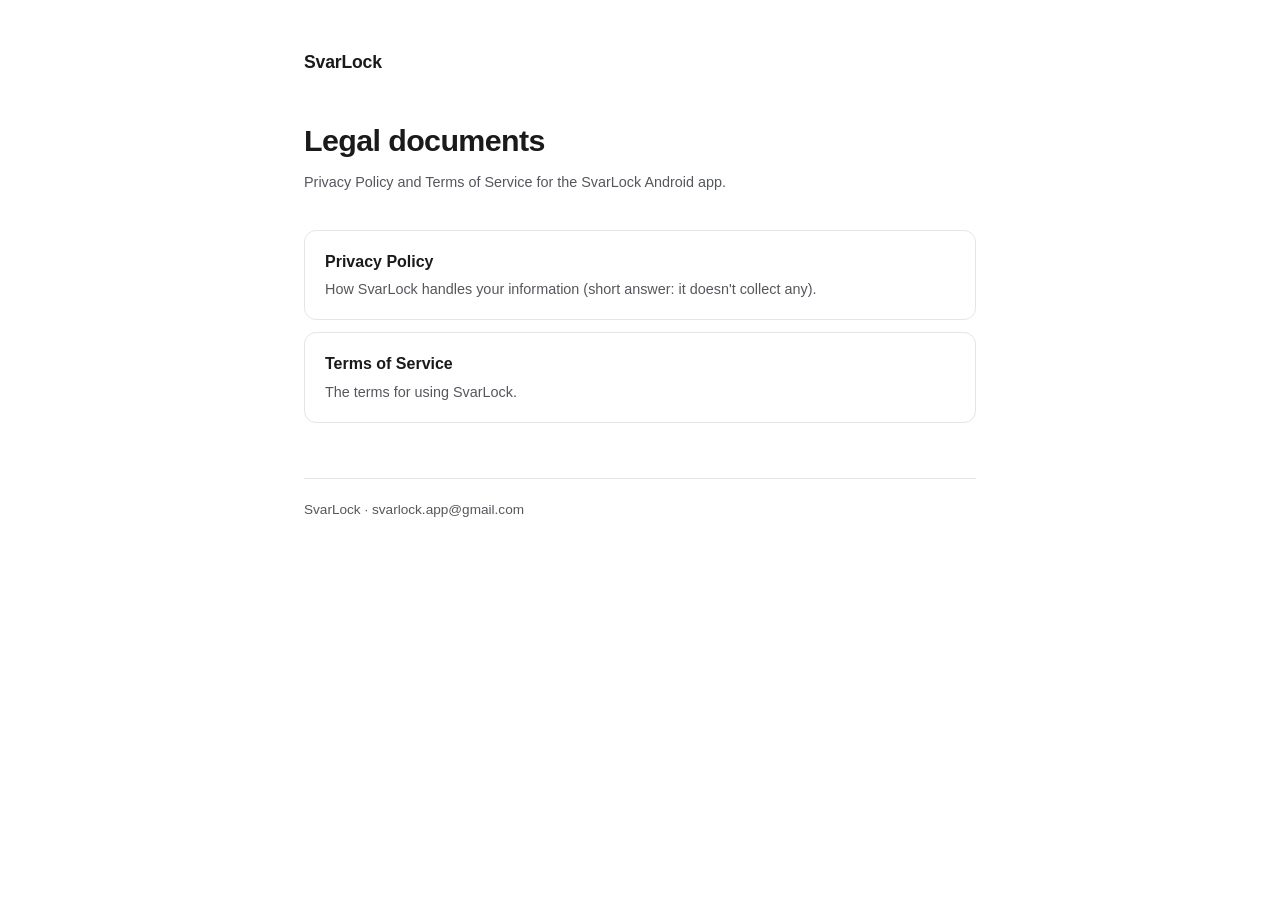
<file: index.html>
<!doctype html>
<html lang="en">
<head>
<meta charset="utf-8">
<meta name="viewport" content="width=device-width, initial-scale=1">
<meta name="robots" content="noindex, nofollow">
<title>SvarLock — Legal</title>
<link rel="stylesheet" href="style.css">
</head>
<body>
<div class="wrap">
  <header class="site">
    <div class="logo">SvarLock</div>
  </header>

  <h1>Legal documents</h1>
  <p class="updated">Privacy Policy and Terms of Service for the SvarLock Android app.</p>

  <ul class="doc-list">
    <li>
      <a href="privacy-policy.html">
        Privacy Policy
        <span>How SvarLock handles your information (short answer: it doesn't collect any).</span>
      </a>
    </li>
    <li>
      <a href="terms-of-service.html">
        Terms of Service
        <span>The terms for using SvarLock.</span>
      </a>
    </li>
  </ul>

  <footer class="site">
    SvarLock &middot; svarlock.app@gmail.com
  </footer>
</div>
</body>
</html>
</file>
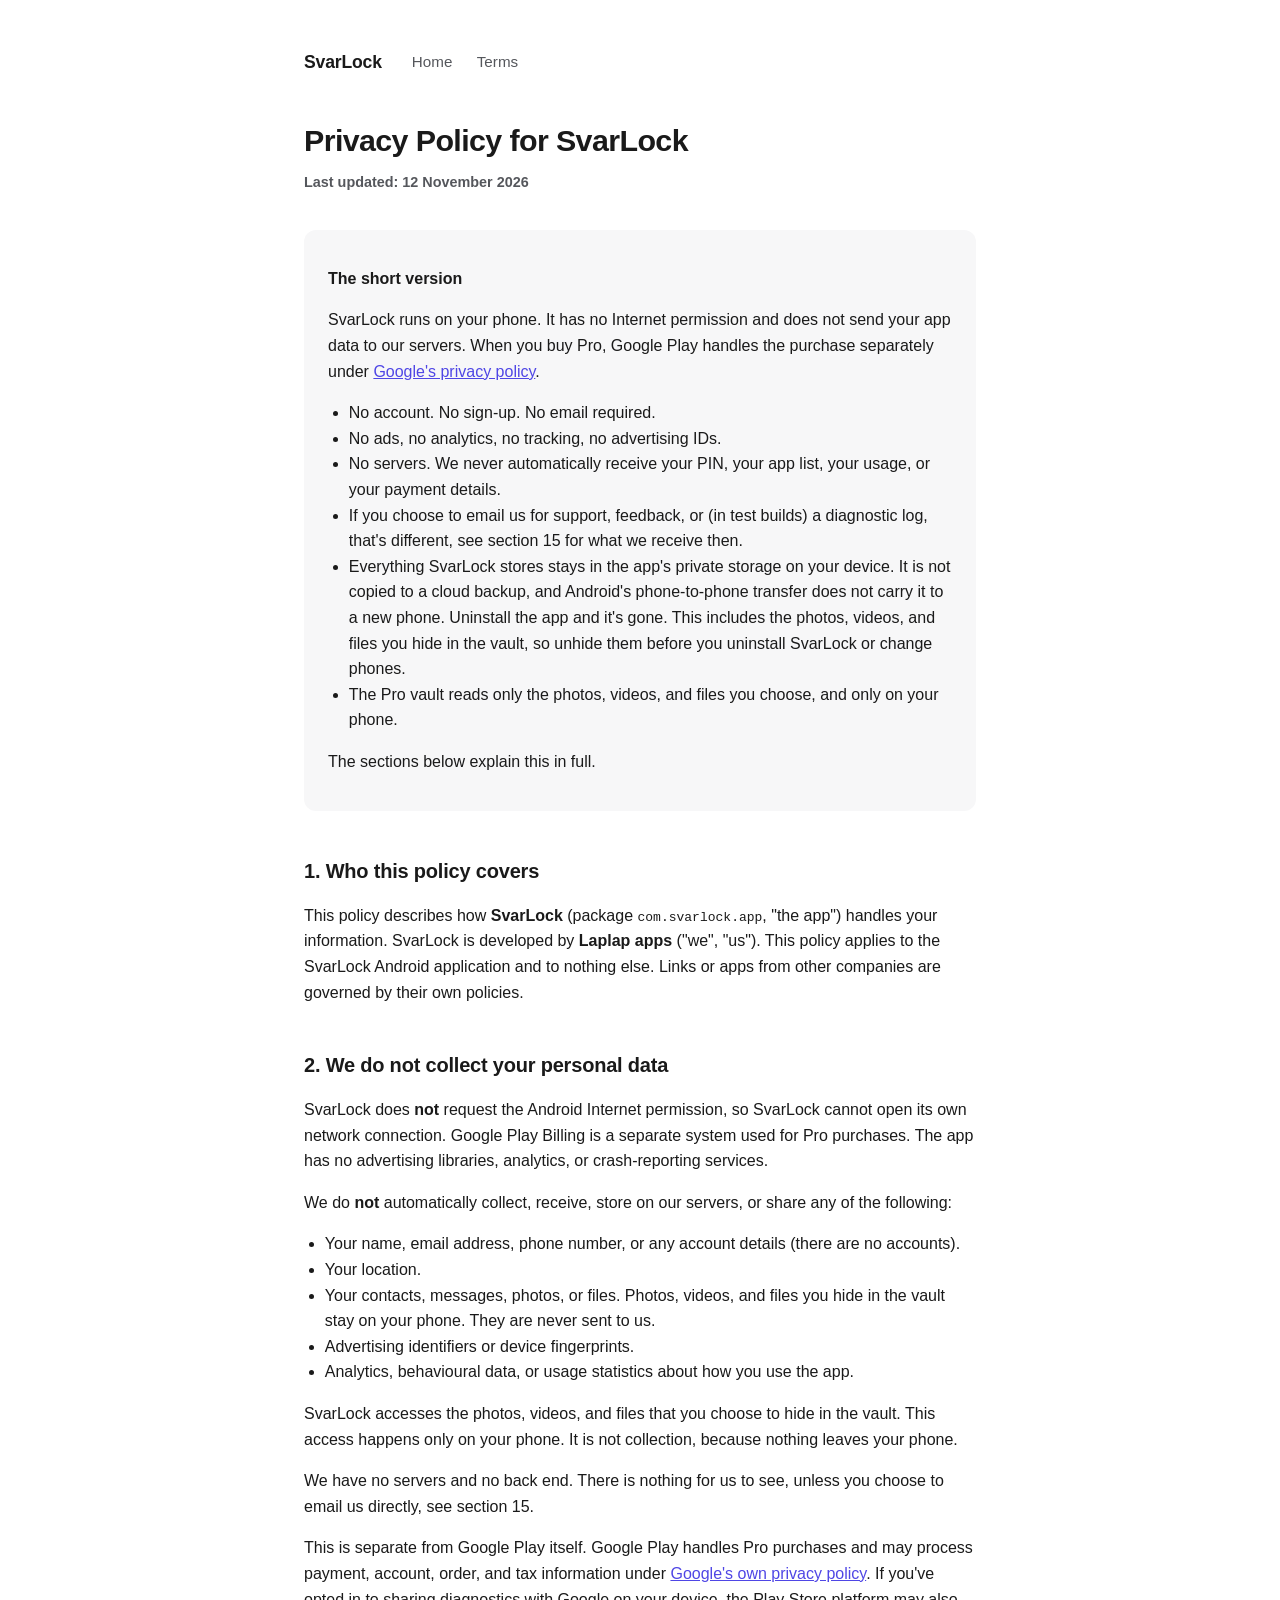
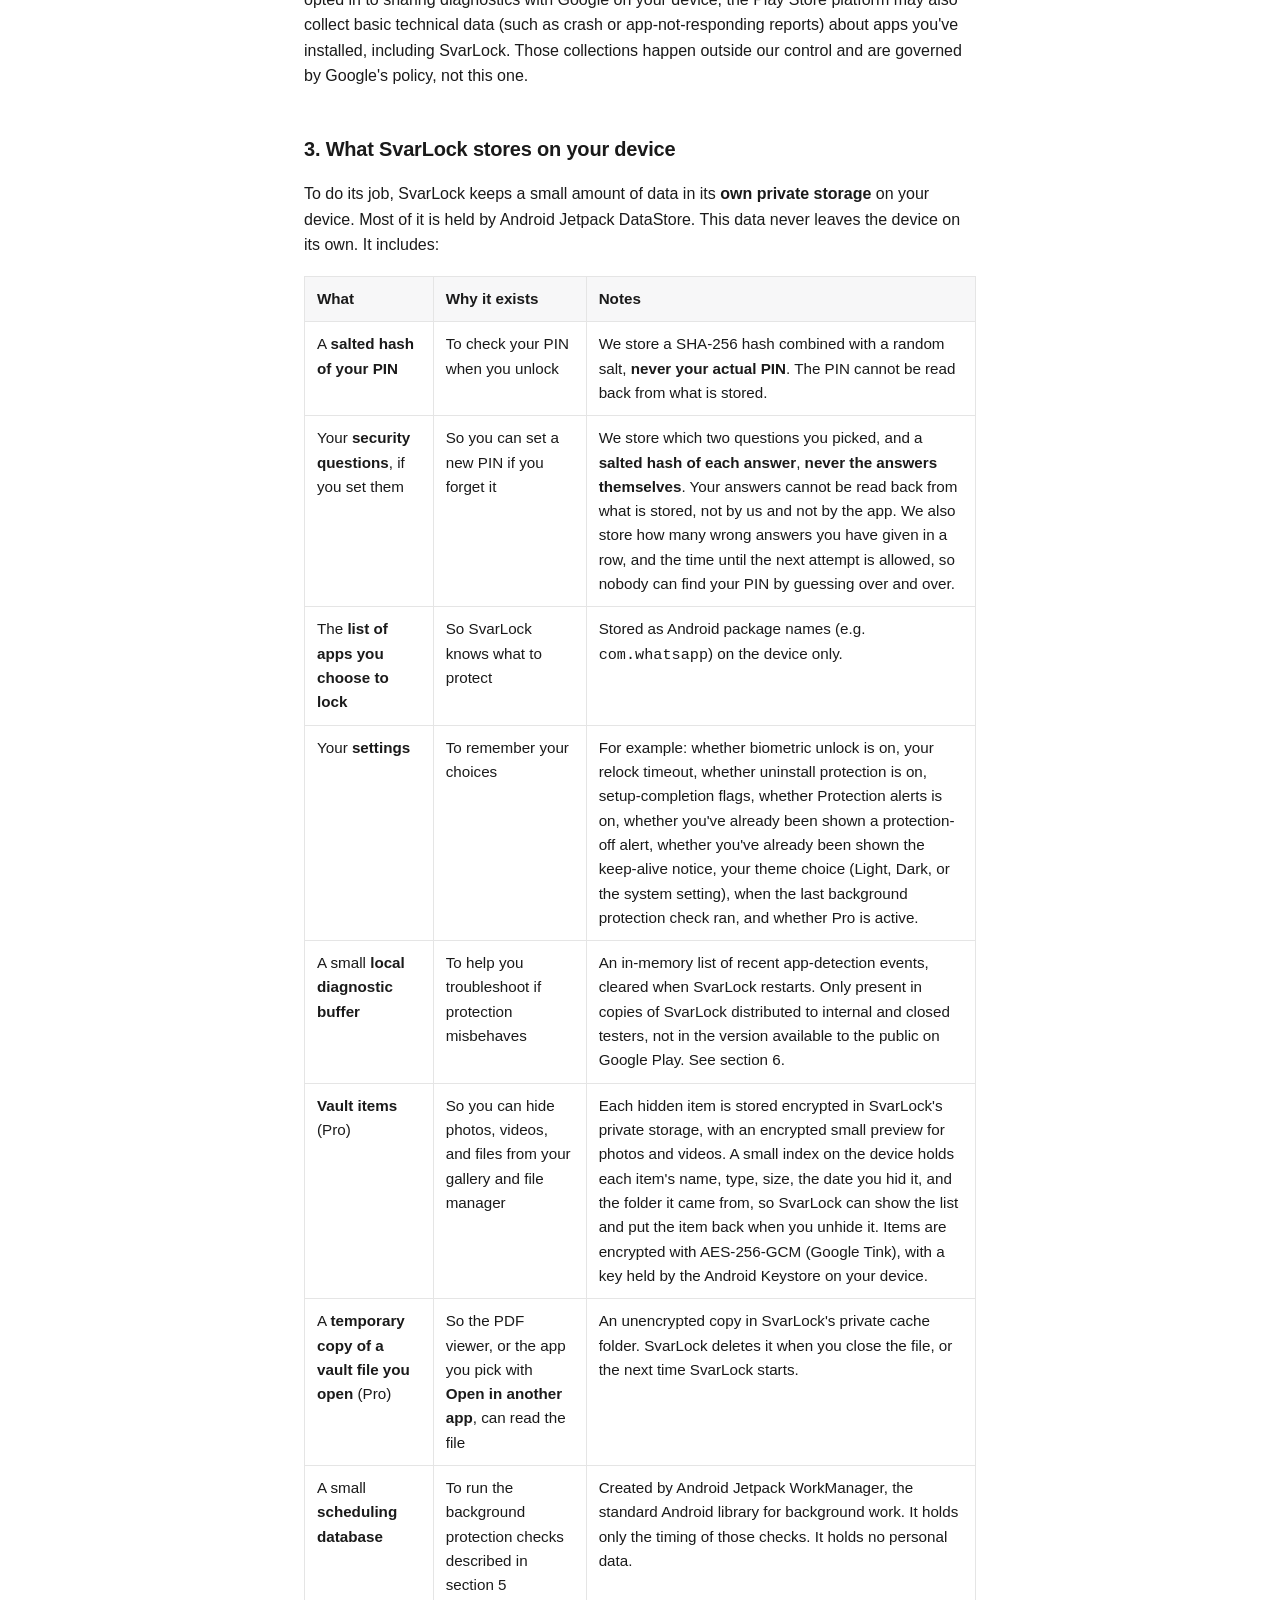
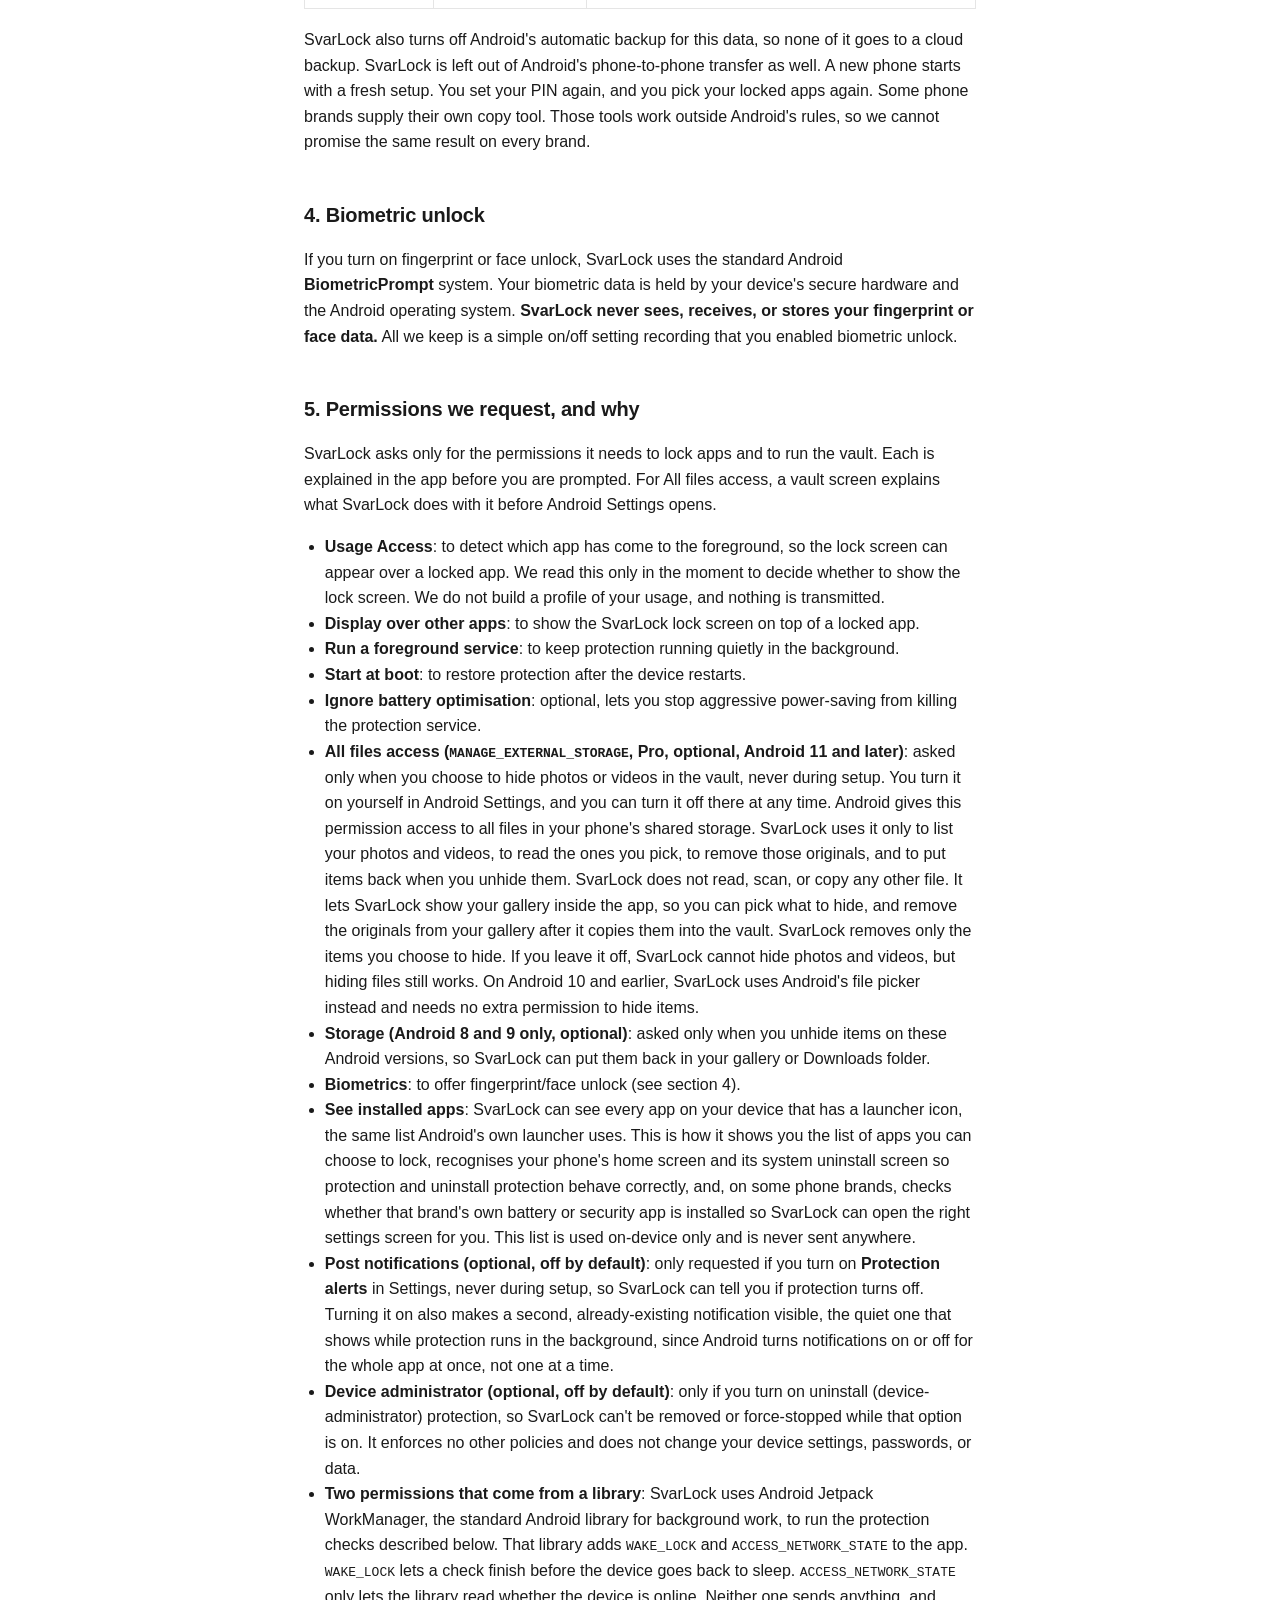
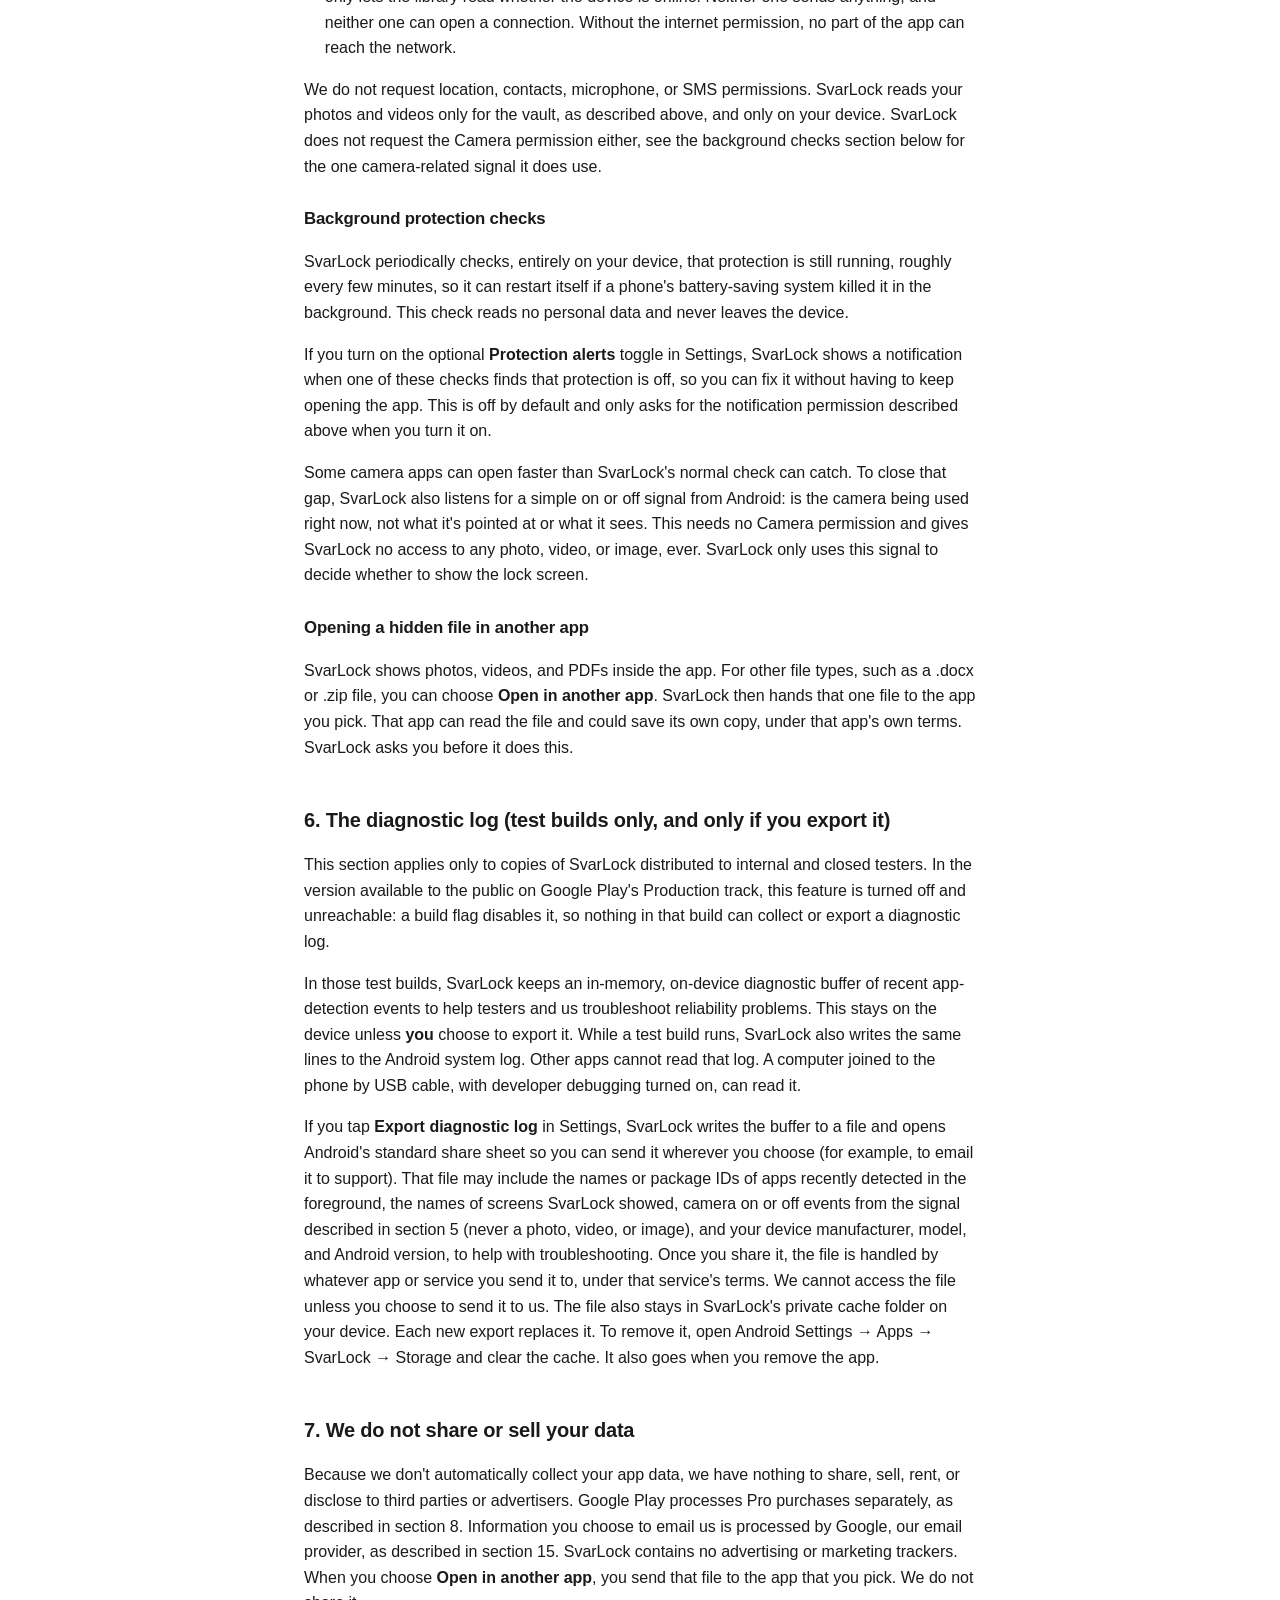
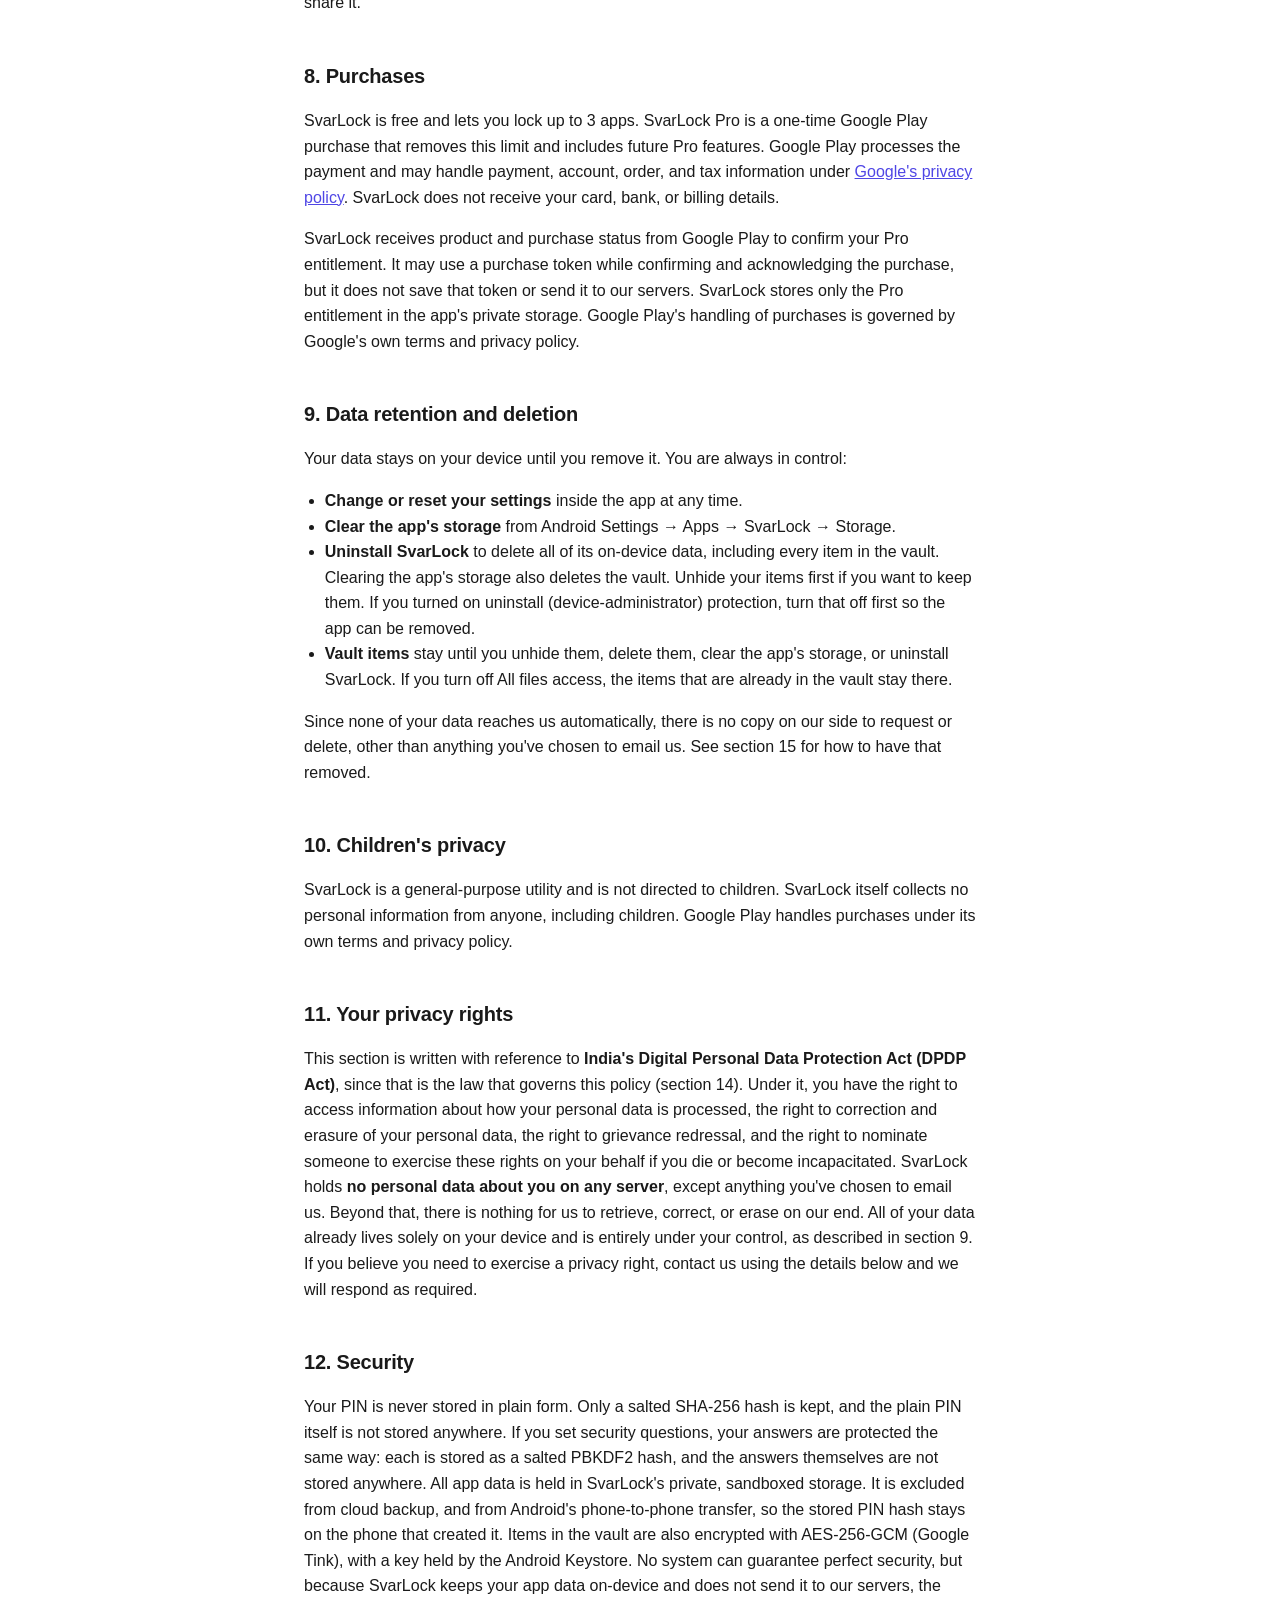
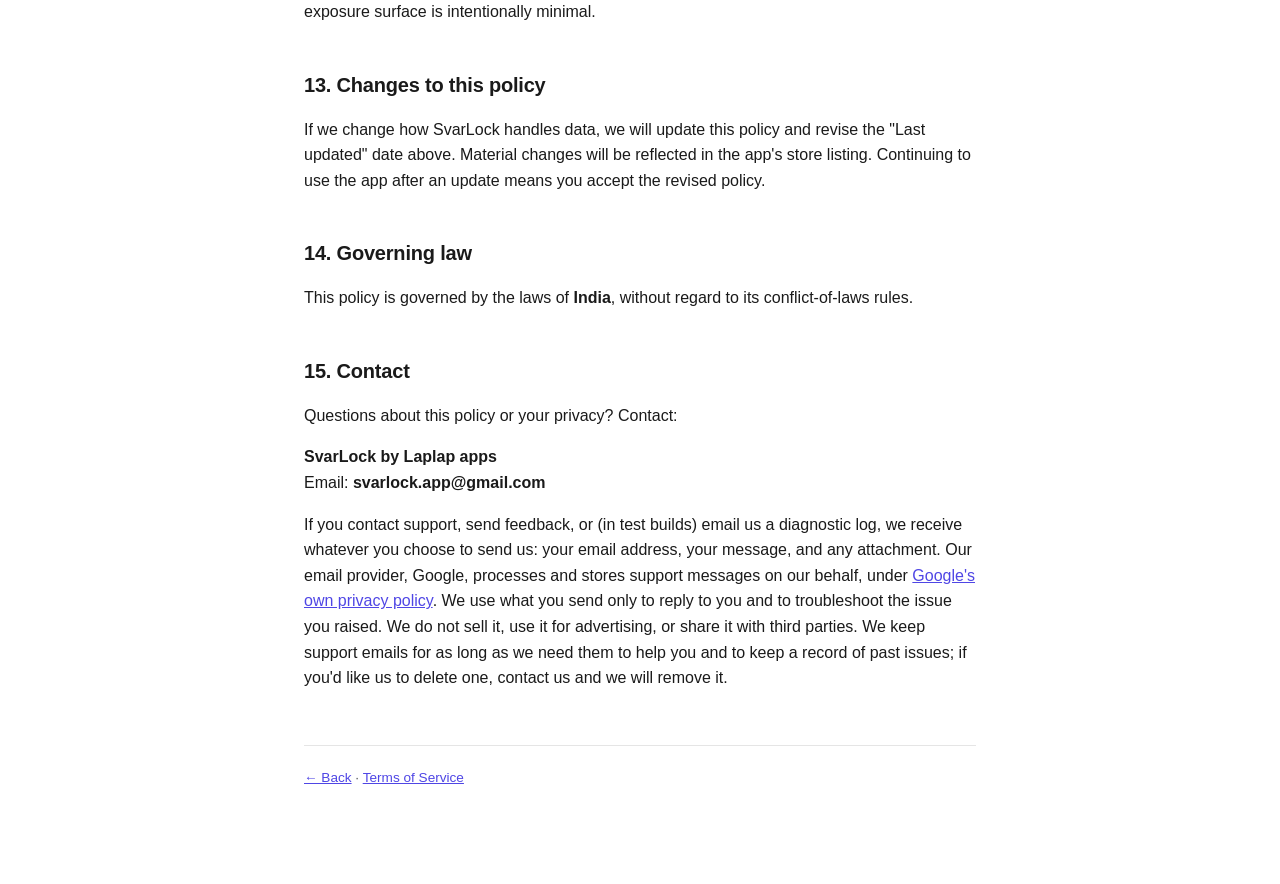
<file: privacy-policy.html>
<!doctype html>
<html lang="en">
<head>
<meta charset="utf-8">
<meta name="viewport" content="width=device-width, initial-scale=1">
<meta name="robots" content="noindex, nofollow">
<title>Privacy Policy — SvarLock</title>
<link rel="stylesheet" href="style.css">
</head>
<body>
<div class="wrap">
  <header class="site">
    <div class="logo">SvarLock</div>
    <nav class="top">
      <a href="index.html">Home</a>
      <a href="terms-of-service.html">Terms</a>
    </nav>
  </header>

  <h1>Privacy Policy for SvarLock</h1>
  <p class="updated"><strong>Last updated: 12 November 2026</strong></p>

  <div class="card">
    <p><strong>The short version</strong></p>
    <p>SvarLock runs on your phone. It has no Internet permission and does not send your app data to our servers. When you buy Pro, Google Play handles the purchase separately under <a href="https://policies.google.com/privacy">Google's privacy policy</a>.</p>
    <ul>
      <li>No account. No sign-up. No email required.</li>
      <li>No ads, no analytics, no tracking, no advertising IDs.</li>
      <li>No servers. We never automatically receive your PIN, your app list, your usage, or your payment details.</li>
      <li>If you choose to email us for support, feedback, or (in test builds) a diagnostic log, that's different, see section 15 for what we receive then.</li>
      <li>Everything SvarLock stores stays in the app's private storage on your device. It is not copied to a cloud backup, and Android's phone-to-phone transfer does not carry it to a new phone. Uninstall the app and it's gone. This includes the photos, videos, and files you hide in the vault, so unhide them before you uninstall SvarLock or change phones.</li>
      <li>The Pro vault reads only the photos, videos, and files you choose, and only on your phone.</li>
    </ul>
    <p>The sections below explain this in full.</p>
  </div>

  <h2>1. Who this policy covers</h2>
  <p>This policy describes how <strong>SvarLock</strong> (package <code>com.svarlock.app</code>, "the app") handles your information. SvarLock is developed by <strong>Laplap apps</strong> ("we", "us"). This policy applies to the SvarLock Android application and to nothing else. Links or apps from other companies are governed by their own policies.</p>

  <h2>2. We do not collect your personal data</h2>
  <p>SvarLock does <strong>not</strong> request the Android Internet permission, so SvarLock cannot open its own network connection. Google Play Billing is a separate system used for Pro purchases. The app has no advertising libraries, analytics, or crash-reporting services.</p>
  <p>We do <strong>not</strong> automatically collect, receive, store on our servers, or share any of the following:</p>
  <ul>
    <li>Your name, email address, phone number, or any account details (there are no accounts).</li>
    <li>Your location.</li>
    <li>Your contacts, messages, photos, or files. Photos, videos, and files you hide in the vault stay on your phone. They are never sent to us.</li>
    <li>Advertising identifiers or device fingerprints.</li>
    <li>Analytics, behavioural data, or usage statistics about how you use the app.</li>
  </ul>
  <p>SvarLock accesses the photos, videos, and files that you choose to hide in the vault. This access happens only on your phone. It is not collection, because nothing leaves your phone.</p>

  <p>We have no servers and no back end. There is nothing for us to see, unless you choose to email us directly, see section 15.</p>
  <p>This is separate from Google Play itself. Google Play handles Pro purchases and may process payment, account, order, and tax information under <a href="https://policies.google.com/privacy">Google's own privacy policy</a>. If you've opted in to sharing diagnostics with Google on your device, the Play Store platform may also collect basic technical data (such as crash or app-not-responding reports) about apps you've installed, including SvarLock. Those collections happen outside our control and are governed by Google's policy, not this one.</p>

  <h2>3. What SvarLock stores on your device</h2>
  <p>To do its job, SvarLock keeps a small amount of data in its <strong>own private storage</strong> on your device. Most of it is held by Android Jetpack DataStore. This data never leaves the device on its own. It includes:</p>
  <table>
    <thead>
      <tr><th>What</th><th>Why it exists</th><th>Notes</th></tr>
    </thead>
    <tbody>
      <tr>
        <td>A <strong>salted hash of your PIN</strong></td>
        <td>To check your PIN when you unlock</td>
        <td>We store a SHA-256 hash combined with a random salt, <strong>never your actual PIN</strong>. The PIN cannot be read back from what is stored.</td>
      </tr>
      <tr>
        <td>Your <strong>security questions</strong>, if you set them</td>
        <td>So you can set a new PIN if you forget it</td>
        <td>We store which two questions you picked, and a <strong>salted hash of each answer</strong>, <strong>never the answers themselves</strong>. Your answers cannot be read back from what is stored, not by us and not by the app. We also store how many wrong answers you have given in a row, and the time until the next attempt is allowed, so nobody can find your PIN by guessing over and over.</td>
      </tr>
      <tr>
        <td>The <strong>list of apps you choose to lock</strong></td>
        <td>So SvarLock knows what to protect</td>
        <td>Stored as Android package names (e.g. <code>com.whatsapp</code>) on the device only.</td>
      </tr>
      <tr>
        <td>Your <strong>settings</strong></td>
        <td>To remember your choices</td>
        <td>For example: whether biometric unlock is on, your relock timeout, whether uninstall protection is on, setup-completion flags, whether Protection alerts is on, whether you've already been shown a protection-off alert, whether you've already been shown the keep-alive notice, your theme choice (Light, Dark, or the system setting), when the last background protection check ran, and whether Pro is active.</td>
      </tr>
      <tr>
        <td>A small <strong>local diagnostic buffer</strong></td>
        <td>To help you troubleshoot if protection misbehaves</td>
        <td>An in-memory list of recent app-detection events, cleared when SvarLock restarts. Only present in copies of SvarLock distributed to internal and closed testers, not in the version available to the public on Google Play. See section 6.</td>
      </tr>
      <tr>
        <td><strong>Vault items</strong> (Pro)</td>
        <td>So you can hide photos, videos, and files from your gallery and file manager</td>
        <td>Each hidden item is stored encrypted in SvarLock's private storage, with an encrypted small preview for photos and videos. A small index on the device holds each item's name, type, size, the date you hid it, and the folder it came from, so SvarLock can show the list and put the item back when you unhide it. Items are encrypted with AES-256-GCM (Google Tink), with a key held by the Android Keystore on your device.</td>
      </tr>
      <tr>
        <td>A <strong>temporary copy of a vault file you open</strong> (Pro)</td>
        <td>So the PDF viewer, or the app you pick with <strong>Open in another app</strong>, can read the file</td>
        <td>An unencrypted copy in SvarLock's private cache folder. SvarLock deletes it when you close the file, or the next time SvarLock starts.</td>
      </tr>
      <tr>
        <td>A small <strong>scheduling database</strong></td>
        <td>To run the background protection checks described in section 5</td>
        <td>Created by Android Jetpack WorkManager, the standard Android library for background work. It holds only the timing of those checks. It holds no personal data.</td>
      </tr>
    </tbody>
  </table>
  <p>SvarLock also turns off Android's automatic backup for this data, so none of it goes to a cloud backup. SvarLock is left out of Android's phone-to-phone transfer as well. A new phone starts with a fresh setup. You set your PIN again, and you pick your locked apps again. Some phone brands supply their own copy tool. Those tools work outside Android's rules, so we cannot promise the same result on every brand.</p>

  <h2>4. Biometric unlock</h2>
  <p>If you turn on fingerprint or face unlock, SvarLock uses the standard Android <strong>BiometricPrompt</strong> system. Your biometric data is held by your device's secure hardware and the Android operating system. <strong>SvarLock never sees, receives, or stores your fingerprint or face data.</strong> All we keep is a simple on/off setting recording that you enabled biometric unlock.</p>

  <h2>5. Permissions we request, and why</h2>
  <p>SvarLock asks only for the permissions it needs to lock apps and to run the vault. Each is explained in the app before you are prompted. For All files access, a vault screen explains what SvarLock does with it before Android Settings opens.</p>
  <ul>
    <li><strong>Usage Access</strong>: to detect which app has come to the foreground, so the lock screen can appear over a locked app. We read this only in the moment to decide whether to show the lock screen. We do not build a profile of your usage, and nothing is transmitted.</li>
    <li><strong>Display over other apps</strong>: to show the SvarLock lock screen on top of a locked app.</li>
    <li><strong>Run a foreground service</strong>: to keep protection running quietly in the background.</li>
    <li><strong>Start at boot</strong>: to restore protection after the device restarts.</li>
    <li><strong>Ignore battery optimisation</strong>: optional, lets you stop aggressive power-saving from killing the protection service.</li>
    <li><strong>All files access (<code>MANAGE_EXTERNAL_STORAGE</code>, Pro, optional, Android 11 and later)</strong>: asked only when you choose to hide photos or videos in the vault, never during setup. You turn it on yourself in Android Settings, and you can turn it off there at any time. Android gives this permission access to all files in your phone's shared storage. SvarLock uses it only to list your photos and videos, to read the ones you pick, to remove those originals, and to put items back when you unhide them. SvarLock does not read, scan, or copy any other file. It lets SvarLock show your gallery inside the app, so you can pick what to hide, and remove the originals from your gallery after it copies them into the vault. SvarLock removes only the items you choose to hide. If you leave it off, SvarLock cannot hide photos and videos, but hiding files still works. On Android 10 and earlier, SvarLock uses Android's file picker instead and needs no extra permission to hide items.</li>
    <li><strong>Storage (Android 8 and 9 only, optional)</strong>: asked only when you unhide items on these Android versions, so SvarLock can put them back in your gallery or Downloads folder.</li>
    <li><strong>Biometrics</strong>: to offer fingerprint/face unlock (see section 4).</li>
    <li><strong>See installed apps</strong>: SvarLock can see every app on your device that has a launcher icon, the same list Android's own launcher uses. This is how it shows you the list of apps you can choose to lock, recognises your phone's home screen and its system uninstall screen so protection and uninstall protection behave correctly, and, on some phone brands, checks whether that brand's own battery or security app is installed so SvarLock can open the right settings screen for you. This list is used on-device only and is never sent anywhere.</li>
    <li><strong>Post notifications (optional, off by default)</strong>: only requested if you turn on <strong>Protection alerts</strong> in Settings, never during setup, so SvarLock can tell you if protection turns off. Turning it on also makes a second, already-existing notification visible, the quiet one that shows while protection runs in the background, since Android turns notifications on or off for the whole app at once, not one at a time.</li>
    <li><strong>Device administrator (optional, off by default)</strong>: only if you turn on uninstall (device-administrator) protection, so SvarLock can't be removed or force-stopped while that option is on. It enforces no other policies and does not change your device settings, passwords, or data.</li>
    <li><strong>Two permissions that come from a library</strong>: SvarLock uses Android Jetpack WorkManager, the standard Android library for background work, to run the protection checks described below. That library adds <code>WAKE_LOCK</code> and <code>ACCESS_NETWORK_STATE</code> to the app. <code>WAKE_LOCK</code> lets a check finish before the device goes back to sleep. <code>ACCESS_NETWORK_STATE</code> only lets the library read whether the device is online. Neither one sends anything, and neither one can open a connection. Without the internet permission, no part of the app can reach the network.</li>
  </ul>
  <p>We do not request location, contacts, microphone, or SMS permissions. SvarLock reads your photos and videos only for the vault, as described above, and only on your device. SvarLock does not request the Camera permission either, see the background checks section below for the one camera-related signal it does use.</p>

  <h3>Background protection checks</h3>
  <p>SvarLock periodically checks, entirely on your device, that protection is still running, roughly every few minutes, so it can restart itself if a phone's battery-saving system killed it in the background. This check reads no personal data and never leaves the device.</p>
  <p>If you turn on the optional <strong>Protection alerts</strong> toggle in Settings, SvarLock shows a notification when one of these checks finds that protection is off, so you can fix it without having to keep opening the app. This is off by default and only asks for the notification permission described above when you turn it on.</p>
  <p>Some camera apps can open faster than SvarLock's normal check can catch. To close that gap, SvarLock also listens for a simple on or off signal from Android: is the camera being used right now, not what it's pointed at or what it sees. This needs no Camera permission and gives SvarLock no access to any photo, video, or image, ever. SvarLock only uses this signal to decide whether to show the lock screen.</p>

  <h3>Opening a hidden file in another app</h3>
  <p>SvarLock shows photos, videos, and PDFs inside the app. For other file types, such as a .docx or .zip file, you can choose <strong>Open in another app</strong>. SvarLock then hands that one file to the app you pick. That app can read the file and could save its own copy, under that app's own terms. SvarLock asks you before it does this.</p>

  <h2>6. The diagnostic log (test builds only, and only if you export it)</h2>
  <p>This section applies only to copies of SvarLock distributed to internal and closed testers. In the version available to the public on Google Play's Production track, this feature is turned off and unreachable: a build flag disables it, so nothing in that build can collect or export a diagnostic log.</p>
  <p>In those test builds, SvarLock keeps an in-memory, on-device diagnostic buffer of recent app-detection events to help testers and us troubleshoot reliability problems. This stays on the device unless <strong>you</strong> choose to export it. While a test build runs, SvarLock also writes the same lines to the Android system log. Other apps cannot read that log. A computer joined to the phone by USB cable, with developer debugging turned on, can read it.</p>
  <p>If you tap <strong>Export diagnostic log</strong> in Settings, SvarLock writes the buffer to a file and opens Android's standard share sheet so you can send it wherever you choose (for example, to email it to support). That file may include the names or package IDs of apps recently detected in the foreground, the names of screens SvarLock showed, camera on or off events from the signal described in section 5 (never a photo, video, or image), and your device manufacturer, model, and Android version, to help with troubleshooting. Once you share it, the file is handled by whatever app or service you send it to, under that service's terms. We cannot access the file unless you choose to send it to us. The file also stays in SvarLock's private cache folder on your device. Each new export replaces it. To remove it, open Android Settings → Apps → SvarLock → Storage and clear the cache. It also goes when you remove the app.</p>

  <h2>7. We do not share or sell your data</h2>
  <p>Because we don't automatically collect your app data, we have nothing to share, sell, rent, or disclose to third parties or advertisers. Google Play processes Pro purchases separately, as described in section 8. Information you choose to email us is processed by Google, our email provider, as described in section 15. SvarLock contains no advertising or marketing trackers. When you choose <strong>Open in another app</strong>, you send that file to the app that you pick. We do not share it.</p>

  <h2>8. Purchases</h2>
  <p>SvarLock is free and lets you lock up to 3 apps. SvarLock Pro is a one-time Google Play purchase that removes this limit and includes future Pro features. Google Play processes the payment and may handle payment, account, order, and tax information under <a href="https://policies.google.com/privacy">Google's privacy policy</a>. SvarLock does not receive your card, bank, or billing details.</p>
  <p>SvarLock receives product and purchase status from Google Play to confirm your Pro entitlement. It may use a purchase token while confirming and acknowledging the purchase, but it does not save that token or send it to our servers. SvarLock stores only the Pro entitlement in the app's private storage. Google Play's handling of purchases is governed by Google's own terms and privacy policy.</p>

  <h2>9. Data retention and deletion</h2>
  <p>Your data stays on your device until you remove it. You are always in control:</p>
  <ul>
    <li><strong>Change or reset your settings</strong> inside the app at any time.</li>
    <li><strong>Clear the app's storage</strong> from Android Settings → Apps → SvarLock → Storage.</li>
    <li><strong>Uninstall SvarLock</strong> to delete all of its on-device data, including every item in the vault. Clearing the app's storage also deletes the vault. Unhide your items first if you want to keep them. If you turned on uninstall (device-administrator) protection, turn that off first so the app can be removed.</li>
    <li><strong>Vault items</strong> stay until you unhide them, delete them, clear the app's storage, or uninstall SvarLock. If you turn off All files access, the items that are already in the vault stay there.</li>
  </ul>
  <p>Since none of your data reaches us automatically, there is no copy on our side to request or delete, other than anything you've chosen to email us. See section 15 for how to have that removed.</p>

  <h2>10. Children's privacy</h2>
  <p>SvarLock is a general-purpose utility and is not directed to children. SvarLock itself collects no personal information from anyone, including children. Google Play handles purchases under its own terms and privacy policy.</p>

  <h2>11. Your privacy rights</h2>
  <p>This section is written with reference to <strong>India's Digital Personal Data Protection Act (DPDP Act)</strong>, since that is the law that governs this policy (section 14). Under it, you have the right to access information about how your personal data is processed, the right to correction and erasure of your personal data, the right to grievance redressal, and the right to nominate someone to exercise these rights on your behalf if you die or become incapacitated. SvarLock holds <strong>no personal data about you on any server</strong>, except anything you've chosen to email us. Beyond that, there is nothing for us to retrieve, correct, or erase on our end. All of your data already lives solely on your device and is entirely under your control, as described in section 9. If you believe you need to exercise a privacy right, contact us using the details below and we will respond as required.</p>

  <h2>12. Security</h2>
  <p>Your PIN is never stored in plain form. Only a salted SHA-256 hash is kept, and the plain PIN itself is not stored anywhere. If you set security questions, your answers are protected the same way: each is stored as a salted PBKDF2 hash, and the answers themselves are not stored anywhere. All app data is held in SvarLock's private, sandboxed storage. It is excluded from cloud backup, and from Android's phone-to-phone transfer, so the stored PIN hash stays on the phone that created it. Items in the vault are also encrypted with AES-256-GCM (Google Tink), with a key held by the Android Keystore. No system can guarantee perfect security, but because SvarLock keeps your app data on-device and does not send it to our servers, the exposure surface is intentionally minimal.</p>

  <h2>13. Changes to this policy</h2>
  <p>If we change how SvarLock handles data, we will update this policy and revise the "Last updated" date above. Material changes will be reflected in the app's store listing. Continuing to use the app after an update means you accept the revised policy.</p>

  <h2>14. Governing law</h2>
  <p>This policy is governed by the laws of <strong>India</strong>, without regard to its conflict-of-laws rules.</p>

  <h2>15. Contact</h2>
  <p>Questions about this policy or your privacy? Contact:</p>
  <p><strong>SvarLock by Laplap apps</strong><br>Email: <strong>svarlock.app@gmail.com</strong></p>
  <p>If you contact support, send feedback, or (in test builds) email us a diagnostic log, we receive whatever you choose to send us: your email address, your message, and any attachment. Our email provider, Google, processes and stores support messages on our behalf, under <a href="https://policies.google.com/privacy">Google's own privacy policy</a>. We use what you send only to reply to you and to troubleshoot the issue you raised. We do not sell it, use it for advertising, or share it with third parties. We keep support emails for as long as we need them to help you and to keep a record of past issues; if you'd like us to delete one, contact us and we will remove it.</p>

  <footer class="site">
    <a href="index.html">&larr; Back</a> &middot; <a href="terms-of-service.html">Terms of Service</a>
  </footer>
</div>
</body>
</html>
</file>
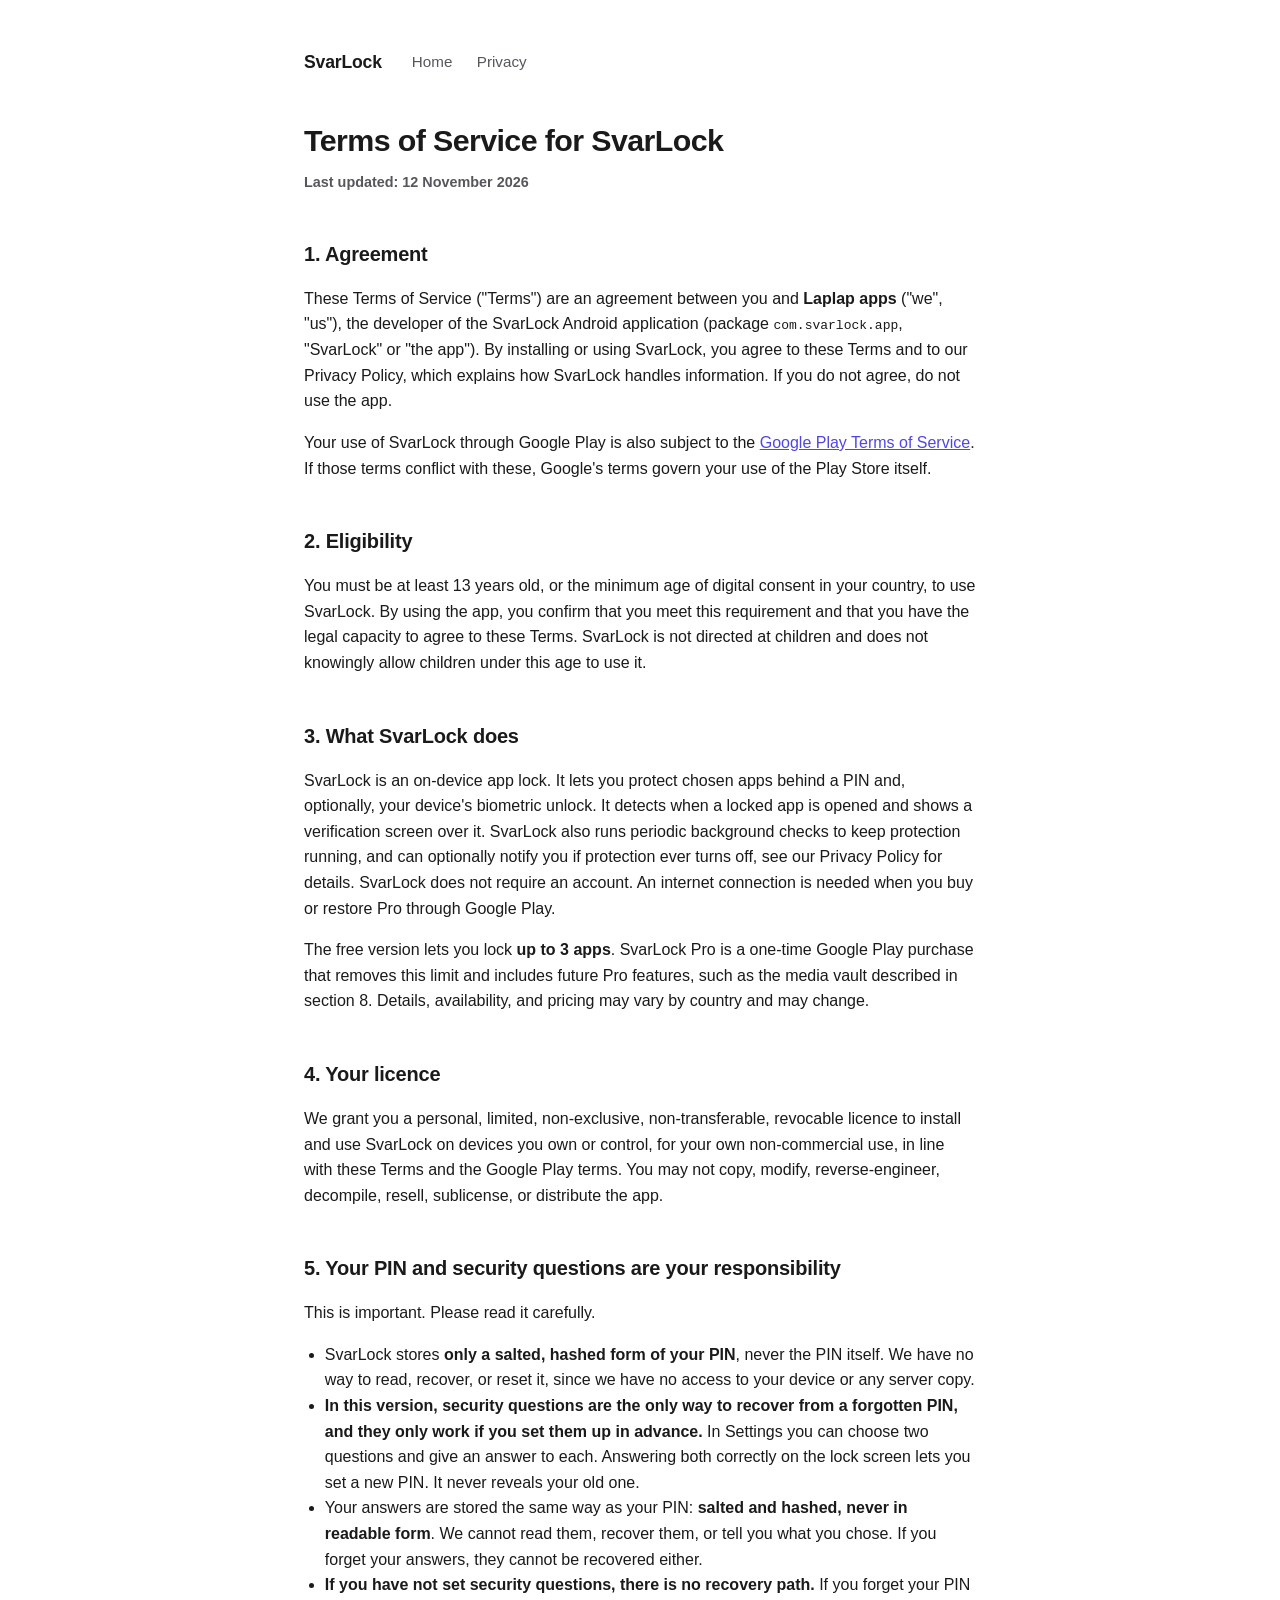
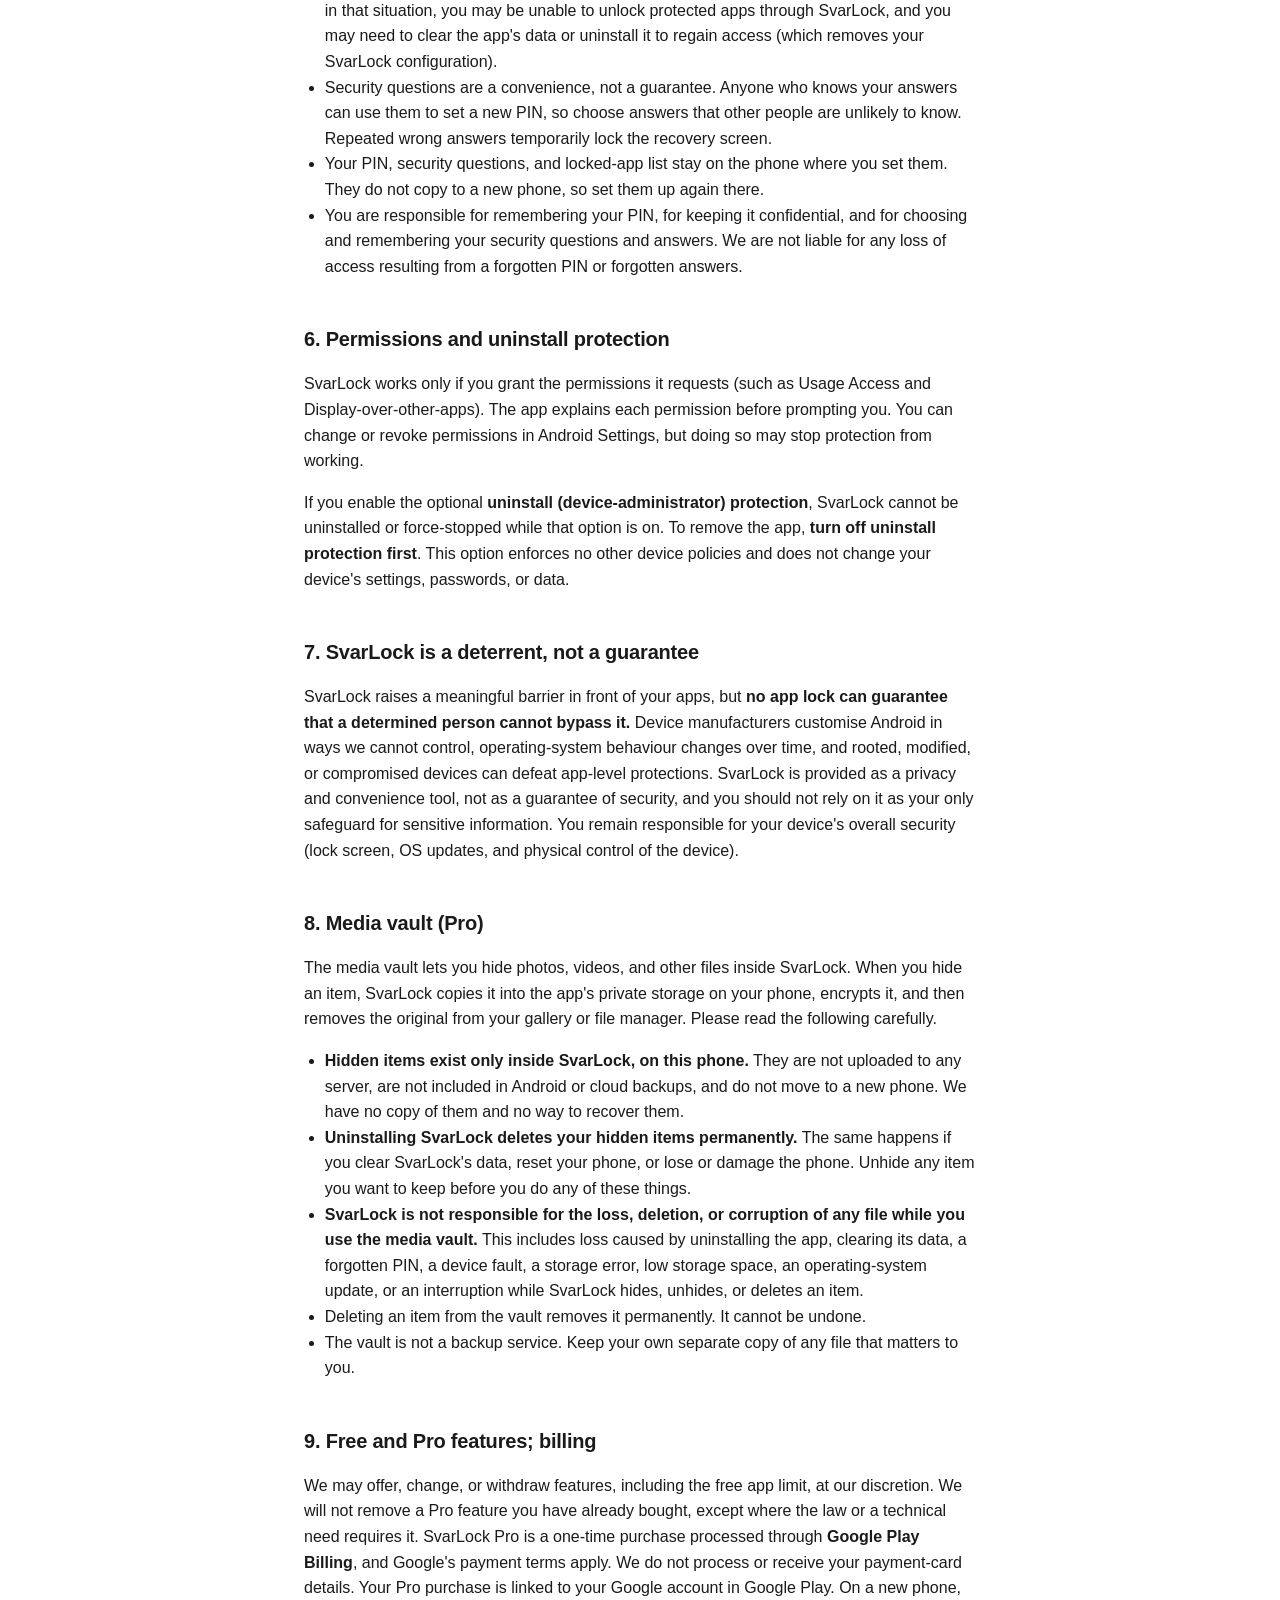
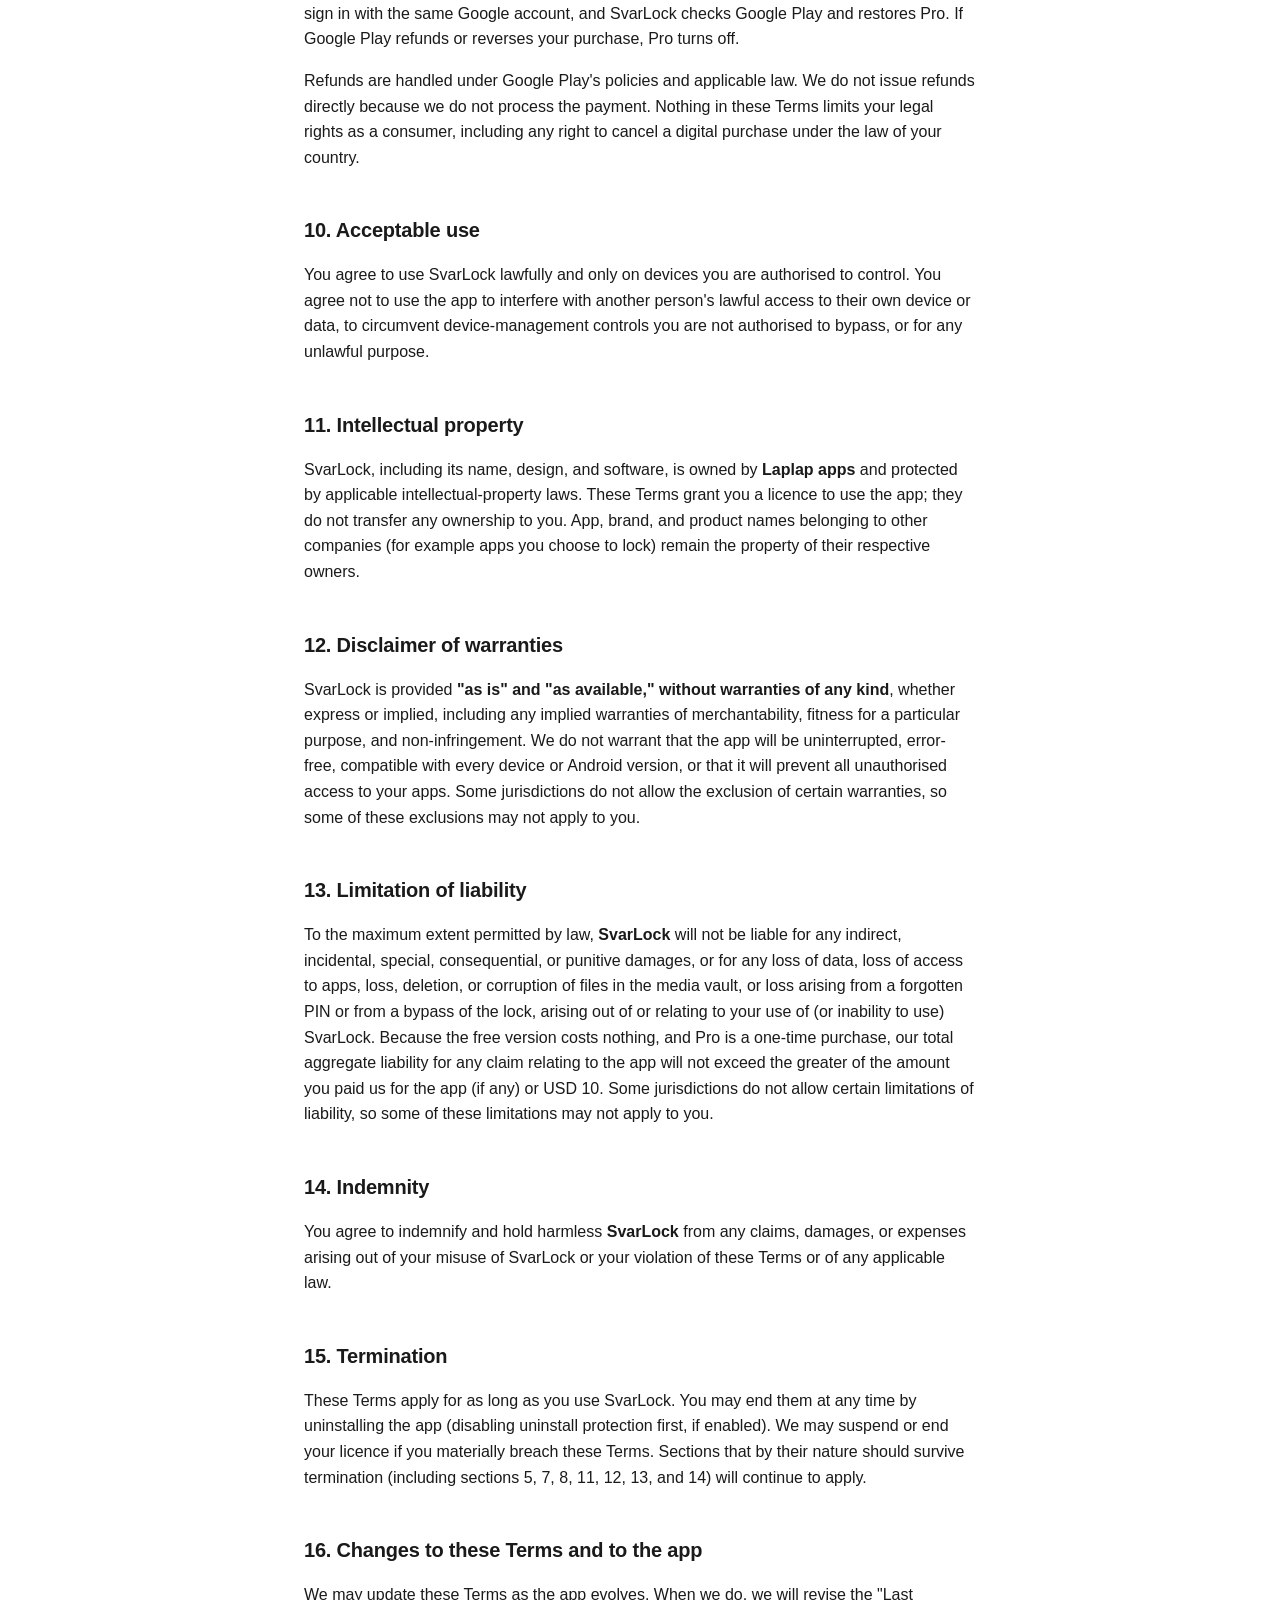
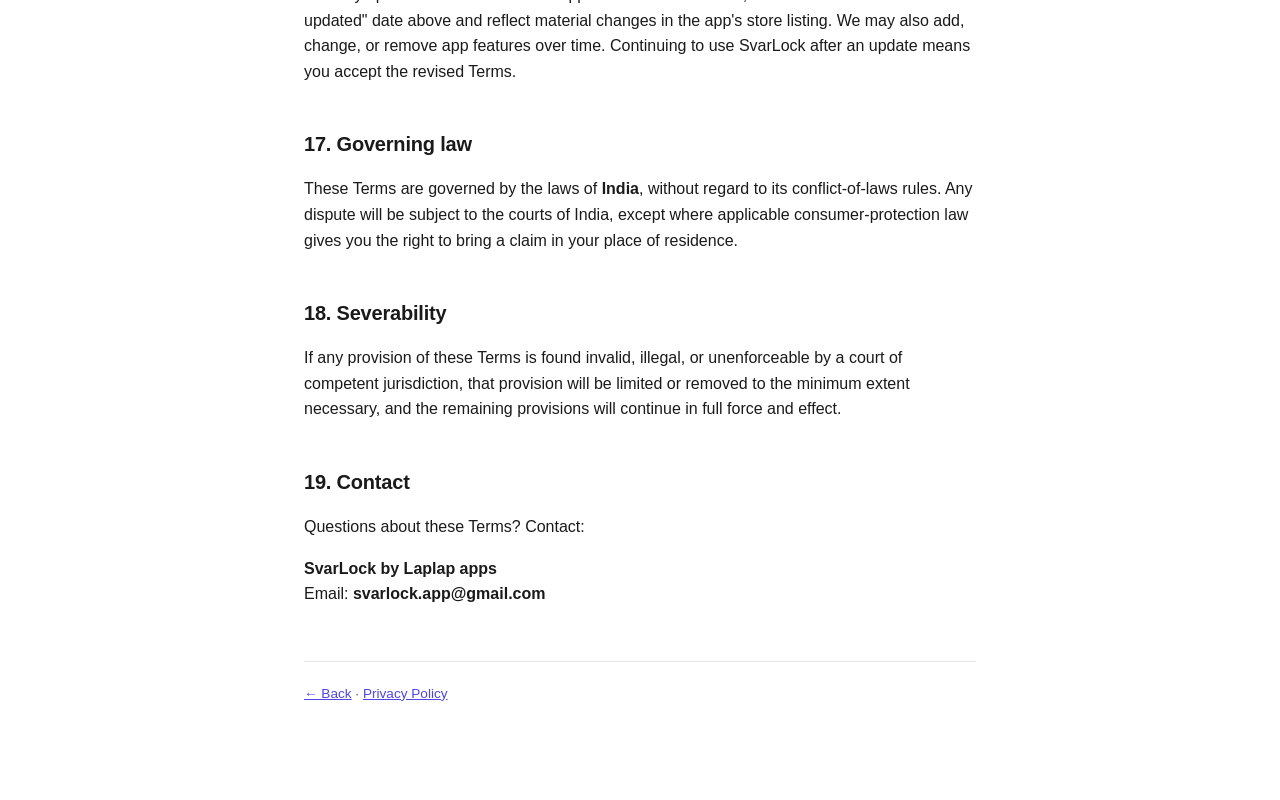
<file: terms-of-service.html>
<!doctype html>
<html lang="en">
<head>
<meta charset="utf-8">
<meta name="viewport" content="width=device-width, initial-scale=1">
<meta name="robots" content="noindex, nofollow">
<title>Terms of Service — SvarLock</title>
<link rel="stylesheet" href="style.css">
</head>
<body>
<div class="wrap">
  <header class="site">
    <div class="logo">SvarLock</div>
    <nav class="top">
      <a href="index.html">Home</a>
      <a href="privacy-policy.html">Privacy</a>
    </nav>
  </header>

  <h1>Terms of Service for SvarLock</h1>
  <p class="updated"><strong>Last updated: 12 November 2026</strong></p>

  <h2>1. Agreement</h2>
  <p>These Terms of Service ("Terms") are an agreement between you and <strong>Laplap apps</strong> ("we", "us"), the developer of the SvarLock Android application (package <code>com.svarlock.app</code>, "SvarLock" or "the app"). By installing or using SvarLock, you agree to these Terms and to our Privacy Policy, which explains how SvarLock handles information. If you do not agree, do not use the app.</p>
  <p>Your use of SvarLock through Google Play is also subject to the <a href="https://play.google.com/about/play-terms/">Google Play Terms of Service</a>. If those terms conflict with these, Google's terms govern your use of the Play Store itself.</p>

  <h2>2. Eligibility</h2>
  <p>You must be at least 13 years old, or the minimum age of digital consent in your country, to use SvarLock. By using the app, you confirm that you meet this requirement and that you have the legal capacity to agree to these Terms. SvarLock is not directed at children and does not knowingly allow children under this age to use it.</p>

  <h2>3. What SvarLock does</h2>
  <p>SvarLock is an on-device app lock. It lets you protect chosen apps behind a PIN and, optionally, your device's biometric unlock. It detects when a locked app is opened and shows a verification screen over it. SvarLock also runs periodic background checks to keep protection running, and can optionally notify you if protection ever turns off, see our Privacy Policy for details. SvarLock does not require an account. An internet connection is needed when you buy or restore Pro through Google Play.</p>
  <p>The free version lets you lock <strong>up to 3 apps</strong>. SvarLock Pro is a one-time Google Play purchase that removes this limit and includes future Pro features, such as the media vault described in section 8. Details, availability, and pricing may vary by country and may change.</p>

  <h2>4. Your licence</h2>
  <p>We grant you a personal, limited, non-exclusive, non-transferable, revocable licence to install and use SvarLock on devices you own or control, for your own non-commercial use, in line with these Terms and the Google Play terms. You may not copy, modify, reverse-engineer, decompile, resell, sublicense, or distribute the app.</p>

  <h2>5. Your PIN and security questions are your responsibility</h2>
  <p>This is important. Please read it carefully.</p>
  <ul>
    <li>SvarLock stores <strong>only a salted, hashed form of your PIN</strong>, never the PIN itself. We have no way to read, recover, or reset it, since we have no access to your device or any server copy.</li>
    <li><strong>In this version, security questions are the only way to recover from a forgotten PIN, and they only work if you set them up in advance.</strong> In Settings you can choose two questions and give an answer to each. Answering both correctly on the lock screen lets you set a new PIN. It never reveals your old one.</li>
    <li>Your answers are stored the same way as your PIN: <strong>salted and hashed, never in readable form</strong>. We cannot read them, recover them, or tell you what you chose. If you forget your answers, they cannot be recovered either.</li>
    <li><strong>If you have not set security questions, there is no recovery path.</strong> If you forget your PIN in that situation, you may be unable to unlock protected apps through SvarLock, and you may need to clear the app's data or uninstall it to regain access (which removes your SvarLock configuration).</li>
    <li>Security questions are a convenience, not a guarantee. Anyone who knows your answers can use them to set a new PIN, so choose answers that other people are unlikely to know. Repeated wrong answers temporarily lock the recovery screen.</li>
    <li>Your PIN, security questions, and locked-app list stay on the phone where you set them. They do not copy to a new phone, so set them up again there.</li>
    <li>You are responsible for remembering your PIN, for keeping it confidential, and for choosing and remembering your security questions and answers. We are not liable for any loss of access resulting from a forgotten PIN or forgotten answers.</li>
  </ul>

  <h2>6. Permissions and uninstall protection</h2>
  <p>SvarLock works only if you grant the permissions it requests (such as Usage Access and Display-over-other-apps). The app explains each permission before prompting you. You can change or revoke permissions in Android Settings, but doing so may stop protection from working.</p>
  <p>If you enable the optional <strong>uninstall (device-administrator) protection</strong>, SvarLock cannot be uninstalled or force-stopped while that option is on. To remove the app, <strong>turn off uninstall protection first</strong>. This option enforces no other device policies and does not change your device's settings, passwords, or data.</p>

  <h2>7. SvarLock is a deterrent, not a guarantee</h2>
  <p>SvarLock raises a meaningful barrier in front of your apps, but <strong>no app lock can guarantee that a determined person cannot bypass it.</strong> Device manufacturers customise Android in ways we cannot control, operating-system behaviour changes over time, and rooted, modified, or compromised devices can defeat app-level protections. SvarLock is provided as a privacy and convenience tool, not as a guarantee of security, and you should not rely on it as your only safeguard for sensitive information. You remain responsible for your device's overall security (lock screen, OS updates, and physical control of the device).</p>

  <h2>8. Media vault (Pro)</h2>
  <p>The media vault lets you hide photos, videos, and other files inside SvarLock. When you hide an item, SvarLock copies it into the app's private storage on your phone, encrypts it, and then removes the original from your gallery or file manager. Please read the following carefully.</p>
  <ul>
    <li><strong>Hidden items exist only inside SvarLock, on this phone.</strong> They are not uploaded to any server, are not included in Android or cloud backups, and do not move to a new phone. We have no copy of them and no way to recover them.</li>
    <li><strong>Uninstalling SvarLock deletes your hidden items permanently.</strong> The same happens if you clear SvarLock's data, reset your phone, or lose or damage the phone. Unhide any item you want to keep before you do any of these things.</li>
    <li><strong>SvarLock is not responsible for the loss, deletion, or corruption of any file while you use the media vault.</strong> This includes loss caused by uninstalling the app, clearing its data, a forgotten PIN, a device fault, a storage error, low storage space, an operating-system update, or an interruption while SvarLock hides, unhides, or deletes an item.</li>
    <li>Deleting an item from the vault removes it permanently. It cannot be undone.</li>
    <li>The vault is not a backup service. Keep your own separate copy of any file that matters to you.</li>
  </ul>

  <h2>9. Free and Pro features; billing</h2>
  <p>We may offer, change, or withdraw features, including the free app limit, at our discretion. We will not remove a Pro feature you have already bought, except where the law or a technical need requires it. SvarLock Pro is a one-time purchase processed through <strong>Google Play Billing</strong>, and Google's payment terms apply. We do not process or receive your payment-card details. Your Pro purchase is linked to your Google account in Google Play. On a new phone, sign in with the same Google account, and SvarLock checks Google Play and restores Pro. If Google Play refunds or reverses your purchase, Pro turns off.</p>
  <p>Refunds are handled under Google Play's policies and applicable law. We do not issue refunds directly because we do not process the payment. Nothing in these Terms limits your legal rights as a consumer, including any right to cancel a digital purchase under the law of your country.</p>

  <h2>10. Acceptable use</h2>
  <p>You agree to use SvarLock lawfully and only on devices you are authorised to control. You agree not to use the app to interfere with another person's lawful access to their own device or data, to circumvent device-management controls you are not authorised to bypass, or for any unlawful purpose.</p>

  <h2>11. Intellectual property</h2>
  <p>SvarLock, including its name, design, and software, is owned by <strong>Laplap apps</strong> and protected by applicable intellectual-property laws. These Terms grant you a licence to use the app; they do not transfer any ownership to you. App, brand, and product names belonging to other companies (for example apps you choose to lock) remain the property of their respective owners.</p>

  <h2>12. Disclaimer of warranties</h2>
  <p>SvarLock is provided <strong>"as is" and "as available," without warranties of any kind</strong>, whether express or implied, including any implied warranties of merchantability, fitness for a particular purpose, and non-infringement. We do not warrant that the app will be uninterrupted, error-free, compatible with every device or Android version, or that it will prevent all unauthorised access to your apps. Some jurisdictions do not allow the exclusion of certain warranties, so some of these exclusions may not apply to you.</p>

  <h2>13. Limitation of liability</h2>
  <p>To the maximum extent permitted by law, <strong>SvarLock</strong> will not be liable for any indirect, incidental, special, consequential, or punitive damages, or for any loss of data, loss of access to apps, loss, deletion, or corruption of files in the media vault, or loss arising from a forgotten PIN or from a bypass of the lock, arising out of or relating to your use of (or inability to use) SvarLock. Because the free version costs nothing, and Pro is a one-time purchase, our total aggregate liability for any claim relating to the app will not exceed the greater of the amount you paid us for the app (if any) or USD 10. Some jurisdictions do not allow certain limitations of liability, so some of these limitations may not apply to you.</p>

  <h2>14. Indemnity</h2>
  <p>You agree to indemnify and hold harmless <strong>SvarLock</strong> from any claims, damages, or expenses arising out of your misuse of SvarLock or your violation of these Terms or of any applicable law.</p>

  <h2>15. Termination</h2>
  <p>These Terms apply for as long as you use SvarLock. You may end them at any time by uninstalling the app (disabling uninstall protection first, if enabled). We may suspend or end your licence if you materially breach these Terms. Sections that by their nature should survive termination (including sections 5, 7, 8, 11, 12, 13, and 14) will continue to apply.</p>

  <h2>16. Changes to these Terms and to the app</h2>
  <p>We may update these Terms as the app evolves. When we do, we will revise the "Last updated" date above and reflect material changes in the app's store listing. We may also add, change, or remove app features over time. Continuing to use SvarLock after an update means you accept the revised Terms.</p>

  <h2>17. Governing law</h2>
  <p>These Terms are governed by the laws of <strong>India</strong>, without regard to its conflict-of-laws rules. Any dispute will be subject to the courts of India, except where applicable consumer-protection law gives you the right to bring a claim in your place of residence.</p>

  <h2>18. Severability</h2>
  <p>If any provision of these Terms is found invalid, illegal, or unenforceable by a court of competent jurisdiction, that provision will be limited or removed to the minimum extent necessary, and the remaining provisions will continue in full force and effect.</p>

  <h2>19. Contact</h2>
  <p>Questions about these Terms? Contact:</p>
  <p><strong>SvarLock by Laplap apps</strong><br>Email: <strong>svarlock.app@gmail.com</strong></p>

  <footer class="site">
    <a href="index.html">&larr; Back</a> &middot; <a href="privacy-policy.html">Privacy Policy</a>
  </footer>
</div>
</body>
</html>
</file>
<file: style.css>
:root {
  color-scheme: light dark;
  --bg: #ffffff;
  --text: #1a1a1a;
  --text-medium: #55575c;
  --border: #e5e5e5;
  --link: #4f46e5;
  --card-bg: #f7f7f8;
}

@media (prefers-color-scheme: dark) {
  :root {
    --bg: #14151a;
    --text: #f0f0f1;
    --text-medium: #a8a9ae;
    --border: #2a2b31;
    --link: #9d97f5;
    --card-bg: #1c1d23;
  }
}

* {
  box-sizing: border-box;
}

body {
  margin: 0;
  background: var(--bg);
  color: var(--text);
  font-family: -apple-system, BlinkMacSystemFont, "Segoe UI", Roboto, Helvetica, Arial, sans-serif;
  line-height: 1.6;
}

.wrap {
  max-width: 720px;
  margin: 0 auto;
  padding: 48px 24px 96px;
}

header.site {
  display: flex;
  align-items: center;
  gap: 10px;
  margin-bottom: 40px;
}

header.site .logo {
  font-weight: 700;
  font-size: 1.1rem;
  letter-spacing: -0.01em;
}

nav.top a {
  color: var(--text-medium);
  text-decoration: none;
  font-size: 0.95rem;
  margin-left: 20px;
}

nav.top a:hover {
  color: var(--link);
}

h1 {
  font-size: 1.9rem;
  margin: 0 0 6px;
  letter-spacing: -0.02em;
}

h2 {
  font-size: 1.25rem;
  margin: 2.2em 0 0.6em;
  letter-spacing: -0.01em;
}

h3 {
  font-size: 1.05rem;
  margin: 1.6em 0 0.5em;
  letter-spacing: -0.01em;
}

.updated {
  color: var(--text-medium);
  font-size: 0.9rem;
  margin: 0 0 2.5em;
}

p, li {
  color: var(--text);
}

ul, ol {
  padding-left: 1.3em;
}

a {
  color: var(--link);
}

table {
  border-collapse: collapse;
  width: 100%;
  margin: 1.2em 0;
  font-size: 0.95rem;
}

th, td {
  border: 1px solid var(--border);
  padding: 10px 12px;
  text-align: left;
  vertical-align: top;
}

th {
  background: var(--card-bg);
}

.card {
  background: var(--card-bg);
  border-radius: 12px;
  padding: 20px 24px;
  margin: 1.5em 0;
}

.card ul {
  margin: 0.4em 0;
}

.doc-list {
  list-style: none;
  padding: 0;
  margin: 24px 0 0;
}

.doc-list li {
  margin-bottom: 12px;
}

.doc-list a {
  display: block;
  padding: 18px 20px;
  border: 1px solid var(--border);
  border-radius: 12px;
  text-decoration: none;
  color: var(--text);
  font-weight: 600;
}

.doc-list a:hover {
  border-color: var(--link);
}

.doc-list span {
  display: block;
  font-weight: 400;
  color: var(--text-medium);
  font-size: 0.9rem;
  margin-top: 4px;
}

footer.site {
  margin-top: 4em;
  padding-top: 1.5em;
  border-top: 1px solid var(--border);
  color: var(--text-medium);
  font-size: 0.85rem;
}
</file>
